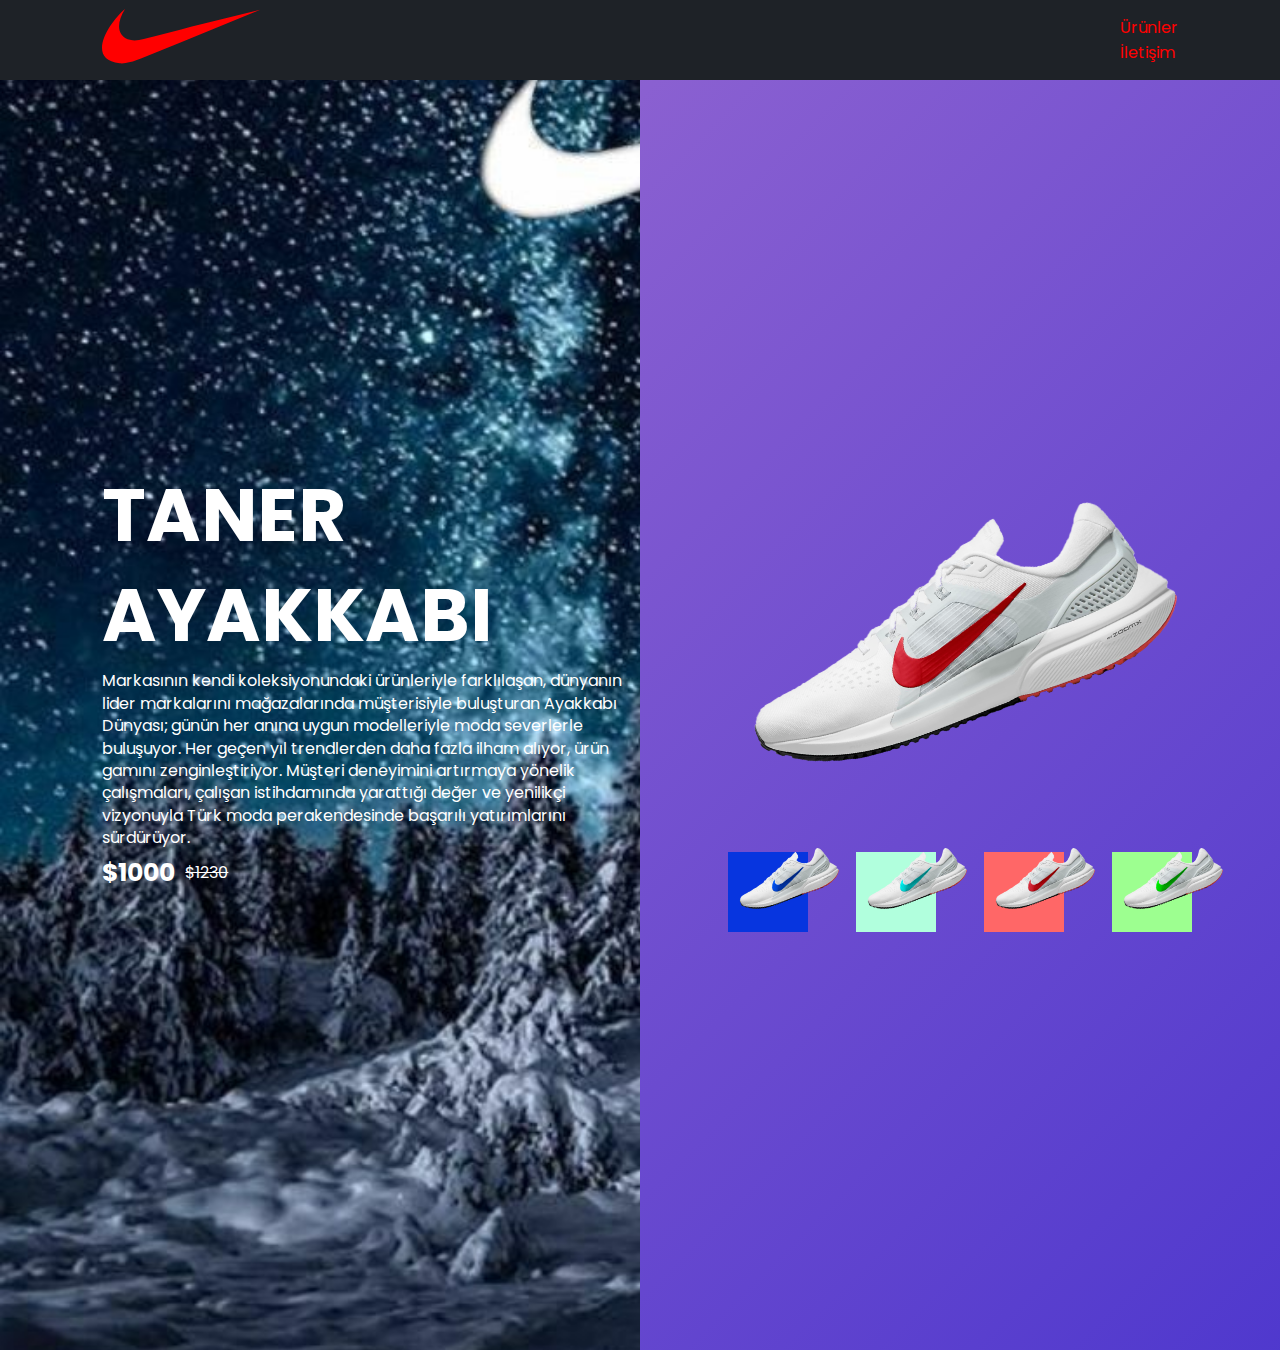
<file: Ayakkabı_Sitesi/Ayakkabı_Sitesi/index.html>
<!DOCTYPE html>
<html lang="en">

<head>
    <meta charset="UTF-8">
    <meta http-equiv="X-UA-Compatible" content="IE=edge">
    <meta name="viewport" content="width=device-width, initial-scale=1.0">
    <link rel="stylesheet" href="https://cdnjs.cloudflare.com/ajax/libs/font-awesome/6.1.1/css/all.min.css"
        integrity="sha512-KfkfwYDsLkIlwQp6LFnl8zNdLGxu9YAA1QvwINks4PhcElQSvqcyVLLD9aMhXd13uQjoXtEKNosOWaZqXgel0g=="
        crossorigin="anonymous" referrerpolicy="no-referrer" />
    <title>Tanerin Ayakkabı Sitesi</title>
    <link rel="stylesheet" href="css/style.css">
</head>

<body>
    <div class="container">
        <nav>
            
            <div class="logo">
				<a href="index.html"> <img src="img/logo.png"logo></a>
            </div>
            <ul id="main">
            <div>
					<a style="text-decoration: none;" href="ayakkabı.html"><p>Ürünler</p></a>
                    <a  style="text-decoration: none;" href="iletişim.html"><p>İletişim</p></a>
                </div>
         
        </nav>
        <div class="row">
            <div class="col-1">
                <h1>TANER <br> AYAKKABI</h1>
                <p>
                    Markasının kendi koleksiyonundaki ürünleriyle farklılaşan, dünyanın lider markalarını mağazalarında müşterisiyle buluşturan Ayakkabı Dünyası; günün her anına uygun modelleriyle moda severlerle buluşuyor. Her geçen yıl trendlerden daha fazla ilham alıyor, ürün gamını zenginleştiriyor. Müşteri deneyimini
                     artırmaya yönelik çalışmaları, çalışan istihdamında yarattığı değer ve yenilikçi vizyonuyla Türk moda perakendesinde başarılı yatırımlarını sürdürüyor.</p>
                <div class="price">
                    <h2>$1000</h2>
                    <s>$1230</s>
                </div>
          
            </div>
            </body>
            <div class="col-2">
              
                <div class="feature-img">
                    <img src="img/nike.png">
                </div>
                <div class="small-img-row">
                    <div class="small-img">
                        <img src="img/nike-b.png">
                    </div>
                    <div class="small-img">
                        <img src="img/nike-s.png">
                    </div>
                    <div class="small-img">
                        <img src="img/nike.png">
                    </div>
                    <div class="small-img">
                        <img src="img/nike-g.png">
                    </div>
                </div>
            </div>
        </div>
    </div>
</body>
</html>
</file>
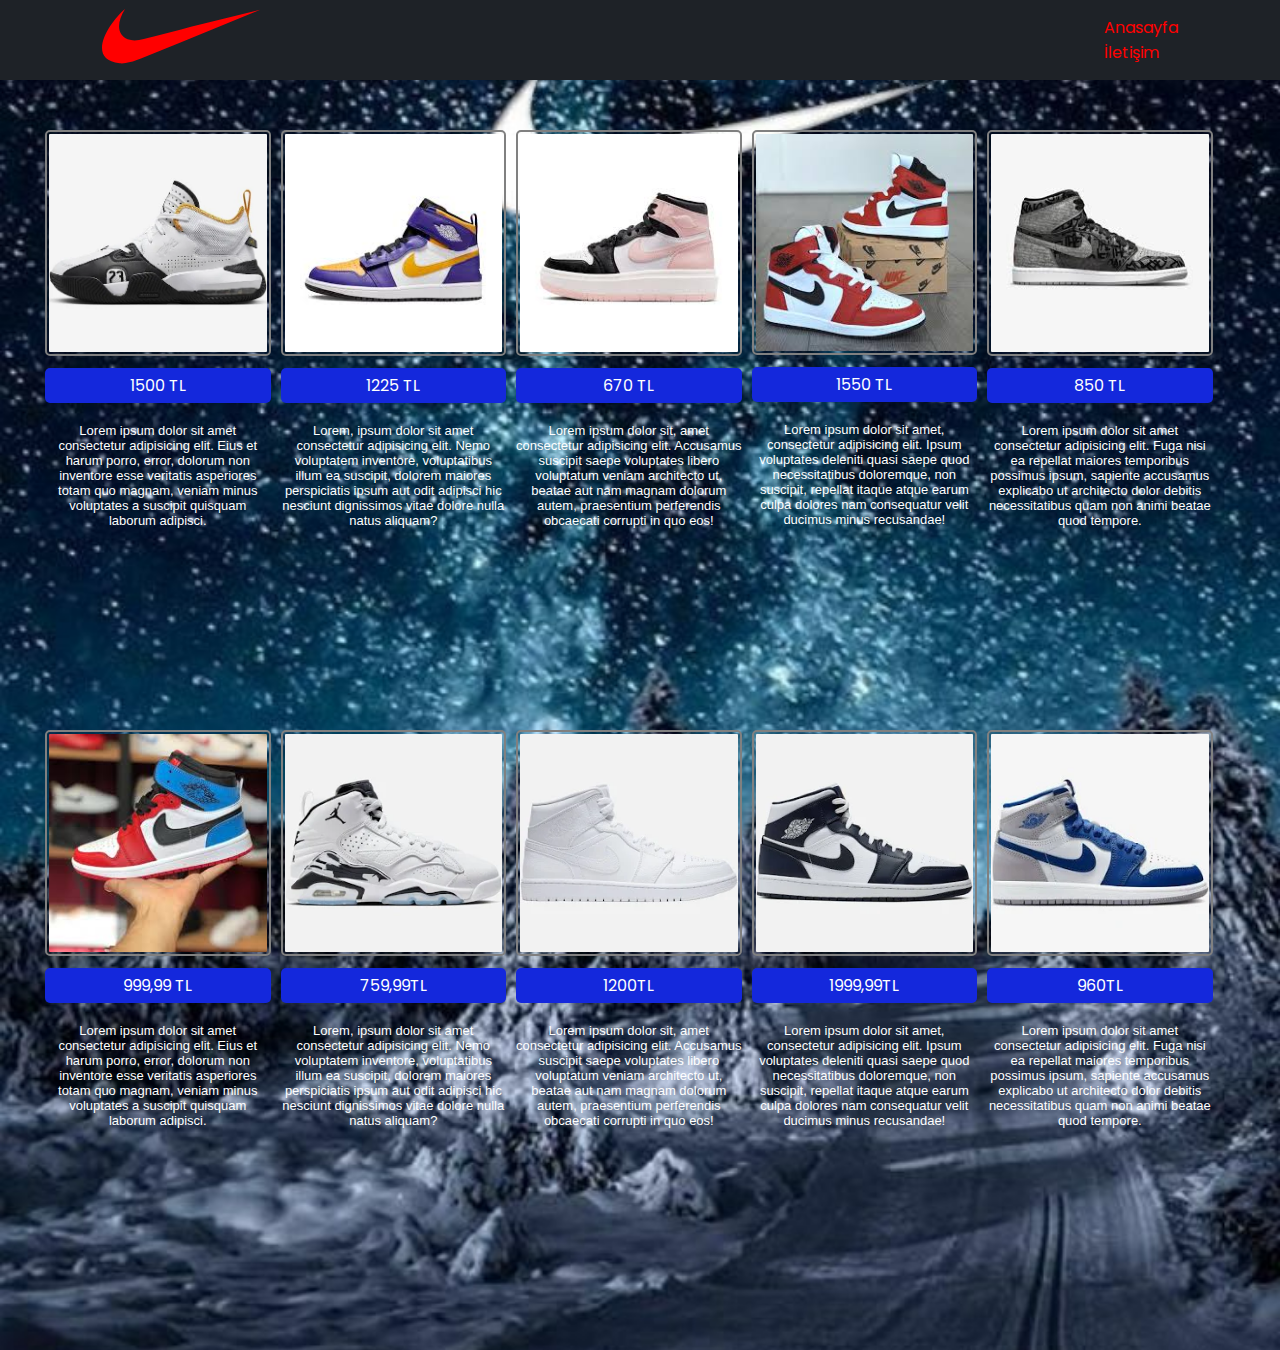
<file: Ayakkabı_Sitesi/Ayakkabı_Sitesi/ayakkabı.html>
<!DOCTYPE html>
<html lang="en">
<head>
    <meta charset="UTF-8">
    <meta name="viewport" content="width=device-width, initial-scale=1.0">
    <title>Ayakkabı Sitesi</title>
    <link rel="stylesheet" href="css/style.css">
</head>

<body>


    <div  class="container">
        <nav>
            
            <div class="logo">
				<a href="index.html"> <img src="img/logo.png"logo></a>
            </div>
            <ul id="main">
            <div>
					<a style="text-decoration: none;" href="index.html"><p>Anasayfa</p></a>
                    <a  style="text-decoration: none;" href="iletişim.html"><p>İletişim</p></a>
                </div>
         
        </nav>



    <div style="margin-bottom: 20px;" class="bolumler">
        <div id="bolum">
            
            <div id="bolum_resim">
                <img src="img/resim1.webp" alt="">
            </div>
            <div id="bolum_baslik">
                <span>1500 TL</span>
            </div>
            <div id="bolum_aciklama">
                Lorem ipsum dolor sit amet consectetur adipisicing elit. Eius et harum porro, error, dolorum non inventore esse veritatis asperiores totam quo magnam, veniam minus voluptates a suscipit quisquam laborum adipisci.
            </div>
        </div>

        <div id="bolum">
            
            <div id="bolum_resim">
                <img src="img/resim2.jpg" alt="">
            </div>
            <div id="bolum_baslik">
                <span>1225 TL</span>
            </div>
            <div id="bolum_aciklama">
                Lorem, ipsum dolor sit amet consectetur adipisicing elit. Nemo voluptatem inventore, voluptatibus illum ea suscipit, dolorem maiores perspiciatis ipsum aut odit adipisci hic nesciunt dignissimos vitae dolore nulla natus aliquam?
            </div>
        </div>
        <div id="bolum">
            
            <div id="bolum_resim">
                <img src="img/resim3.jpg" alt="">
            </div>
            <div id="bolum_baslik">
                <span>670 TL</span>
            </div>
            <div id="bolum_aciklama">
               Lorem ipsum dolor sit, amet consectetur adipisicing elit. Accusamus suscipit saepe voluptates libero voluptatum veniam architecto ut, beatae aut nam magnam dolorum autem, praesentium perferendis obcaecati corrupti in quo eos!
            </div>
        </div>
        <div id="bolum">
            
            <div id="bolum_resim">
                <img src="img/resim4.jpg" alt="">
            </div>
            <div id="bolum_baslik">
                <span>1550 TL</span>
            </div>
            <div id="bolum_aciklama">
               Lorem ipsum dolor sit amet, consectetur adipisicing elit. Ipsum voluptates deleniti quasi saepe quod necessitatibus doloremque, non suscipit, repellat itaque atque earum culpa dolores nam consequatur velit ducimus minus recusandae!
            </div>
        </div>
        <div id="bolum">
            
            <div id="bolum_resim">
                <img src="img/resim5.jpg" alt="">
            </div>
            <div id="bolum_baslik">
                <span>850 TL</span>
            </div>
            <div id="bolum_aciklama">
                Lorem ipsum dolor sit amet consectetur adipisicing elit. Fuga nisi ea repellat maiores temporibus possimus ipsum, sapiente accusamus explicabo ut architecto dolor debitis necessitatibus quam non animi beatae quod tempore.
            </div>
        </div>
    </div>    
    <br><br><br><br><br><br><br>
    <div class="bolumler">
        <div id="bolum">
            
            <div id="bolum_resim">
                <img src="img/resim6.jpg" alt="">
            </div>
            <div id="bolum_baslik">
                <span>999,99 TL</span>
            </div>
            <div id="bolum_aciklama">
                Lorem ipsum dolor sit amet consectetur adipisicing elit. Eius et harum porro, error, dolorum non inventore esse veritatis asperiores totam quo magnam, veniam minus voluptates a suscipit quisquam laborum adipisci.
            </div>
        </div>

        <div id="bolum">
            
            <div id="bolum_resim">
                <img src="img/resim7.webp" alt="">
            </div>
            <div id="bolum_baslik">
                <span>759,99TL</span>
            </div>
            <div id="bolum_aciklama">
                Lorem, ipsum dolor sit amet consectetur adipisicing elit. Nemo voluptatem inventore, voluptatibus illum ea suscipit, dolorem maiores perspiciatis ipsum aut odit adipisci hic nesciunt dignissimos vitae dolore nulla natus aliquam?
            </div>
        </div>
        <div id="bolum">
            
            <div id="bolum_resim">
                <img src="img/resim8.webp" alt="">
            </div>
            <div id="bolum_baslik">
                <span>1200TL</span>
            </div>
            <div id="bolum_aciklama">
               Lorem ipsum dolor sit, amet consectetur adipisicing elit. Accusamus suscipit saepe voluptates libero voluptatum veniam architecto ut, beatae aut nam magnam dolorum autem, praesentium perferendis obcaecati corrupti in quo eos!
            </div>
        </div>
        <div id="bolum">
            
            <div id="bolum_resim">
                <img src="img/resim11.webp" alt="">
            </div>
            <div id="bolum_baslik">
                <span>1999,99TL</span>
            </div>
            <div id="bolum_aciklama">
               Lorem ipsum dolor sit amet, consectetur adipisicing elit. Ipsum voluptates deleniti quasi saepe quod necessitatibus doloremque, non suscipit, repellat itaque atque earum culpa dolores nam consequatur velit ducimus minus recusandae!
            </div>
        </div>
        <div id="bolum">
            
            <div id="bolum_resim">
                <img src="img/resim10.webp.png" alt="">
            </div>
            <div id="bolum_baslik">
                <span>960TL</span>
            </div>
            <div id="bolum_aciklama">
                Lorem ipsum dolor sit amet consectetur adipisicing elit. Fuga nisi ea repellat maiores temporibus possimus ipsum, sapiente accusamus explicabo ut architecto dolor debitis necessitatibus quam non animi beatae quod tempore.
            </div>
        </div>
    </div>    
</body>
</html>
</file>
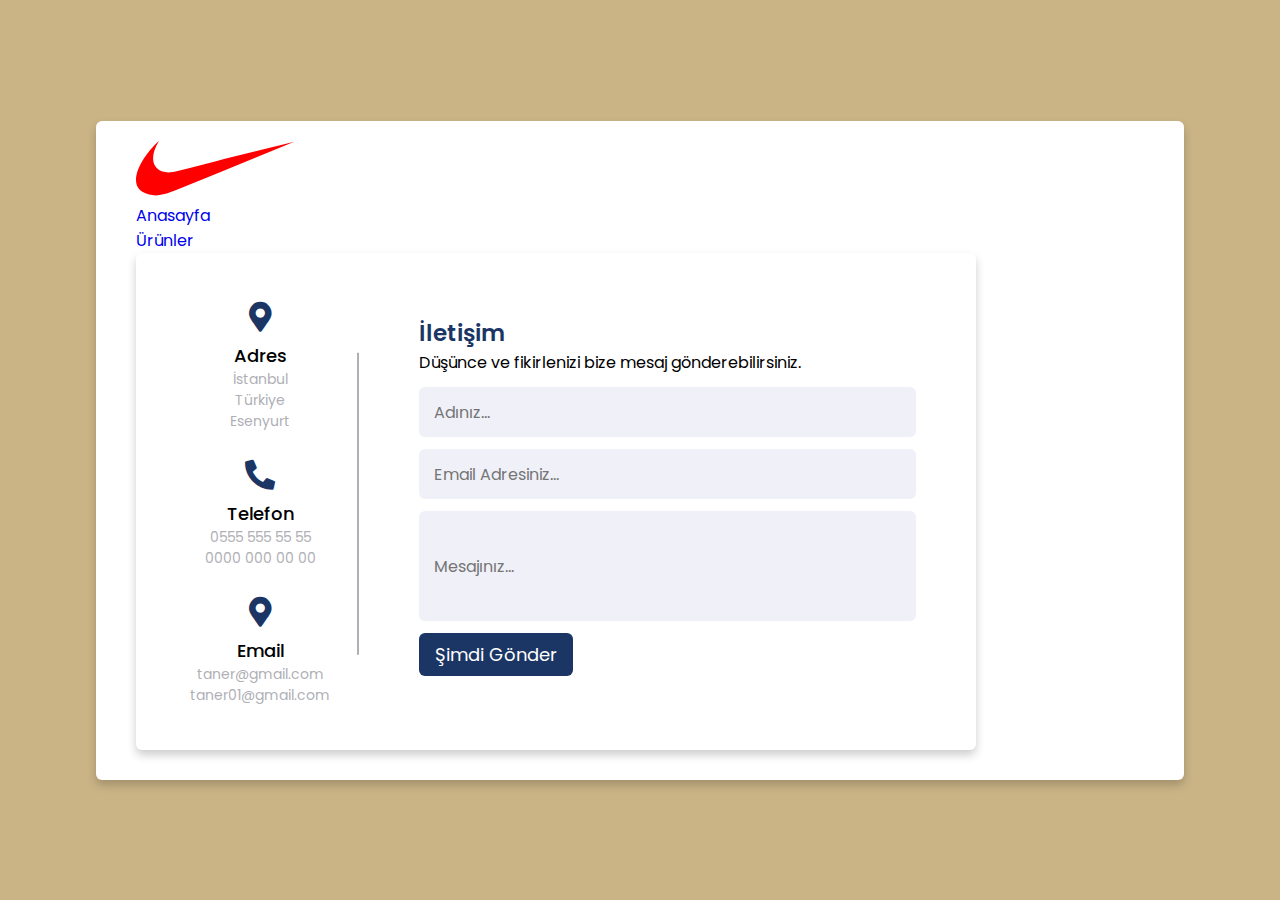
<file: Ayakkabı_Sitesi/Ayakkabı_Sitesi/iletişim.html>
<!DOCTYPE html>
<html lang="en">
<head>
  <meta charset="UTF-8">
  <meta name="viewport" content="width=device-width, initial-scale=1.0">
  <title> İletişim </title>

  <link rel="stylesheet" href="css/style2.css">
  <link rel="stylesheet" href="https://cdnjs.cloudflare.com/ajax/libs/font-awesome/5.15.2/css/all.min.css"/>
</head>
<body>




  <div  class="container">
    <nav>
        
        <div class="logo">
    <a href="index.html"> <img src="img/logo.png"logo></a>
        </div>
        <ul id="main">
        <div>
      <a style="text-decoration: none;" href="index.html"><p>Anasayfa</p></a>
      <a style="text-decoration: none;" href="ayakkabı.html"><p>Ürünler</p></a>
            </div>
     
    </nav>
    
  <div class="container">
    <div class="content">
      <div class="left-side">
        <div class="address details">
          <i class=" fas fa-map-marker-alt"></i>
          <div class="topic">Adres</div>
          <div class="text-one">İstanbul</div>
          <div class="text-two">Türkiye</div>
          <div class="text-one">Esenyurt</div>

        </div>

        <div class="phone details">
          <i class=" fas fa-phone-alt"></i>
          <div class="topic">Telefon</div>
          <div class="text-one">0555 555 55 55</div>
          <div class="text-two">0000 000 00 00</div>
        </div>

        <div class="email details">
          <i class=" fas fa-map-marker-alt"></i>
          <div class="topic">Email</div>
          <div class="text-one">taner@gmail.com</div>
          <div class="text-two">taner01@gmail.com</div>
        </div>
      </div>

      <div class="right-side">
        <div class="topic-text">İletişim</div>
        <p>Düşünce ve fikirlenizi bize mesaj gönderebilirsiniz.</p>
        <form action="#">
          <div class="input-box">
            <input type="text" placeholder="Adınız...">
          </div>
          <div class="input-box">
            <input type="text" placeholder="Email Adresiniz...">
          </div>
          <div class="input-box message-box">
            <input type="text" placeholder="Mesajınız...">
          </div>
          <div class="button">
            <input type="button" value="Şimdi Gönder"">
          </div>
        </form>
      </div>
    </div>
  </div>
</body>
</html>
</file>
<file: Ayakkabı_Sitesi/Ayakkabı_Sitesi/css/style.css>
@import url("https://fonts.googleapis.com/css2?family=Poppins:wght@300;400;500;600;700&display=swap");
* {
  margin: 0;
  padding: 0;
  font-family: "Poppins", sans-serif;
  box-sizing: border-box;
}

.container {
  width: 100%;
  height: 150vh;
  background-image: url(../img/arka-plan\ nike.jpg);
  color: #fff;
  background-size: cover;
  background-repeat: no-repeat;
  background-position: center;
}

nav {
  display: flex;
  align-items: center;
  justify-content: space-between;
  padding: 30px 8%;
  position: fixed;
  top: 0;
  width: 100%;
  height: 80px;
  background-color: #1e2227;
  z-index: 1;
  margin: auto;
}

.logo {
  width: 120px;
  cursor: pointer;
}

nav .nav-links {
  display: flex;
  column-gap: 20px;
}

nav .nav-links a {
  text-decoration: none;
  color: #fff;
  font-size: 26px;
}

.row {
  height: 100%;
  width: 100%;
  display: flex;
}

.col-1,
.col-2 {
  flex-basis: 50%;
  height: 100%;
  display: flex;
  justify-content: center;
  flex-direction: column;
}

.col-2 {
  min-height: 100vh;
    background: linear-gradient(-45deg, #dd0c0c, #120fca,rgb(141, 98, 209));
	background-size: 400% 400%;
	animation: gradient 15s ease infinite;
    color: black;
	
}

@keyframes gradient {
	0% {
		background-position: 0% 50%;
	}
	50% {
		background-position: 100% 50%;
	}
	100% {
		background-position: 0% 50%;
	}
    
}

.col-1 {
  padding-left: 8%;
}

.col-1 h1 {
  font-size: 74px;
  line-height: 100px;
  margin-bottom: 5px;
}

.col-1 p {
  padding-right: 10px;
  line-height: 1.4;
}

.col-1 .price {
  display: flex;
  align-items: flex-end;
  column-gap: 10px;
  margin-top: 10px;
}

.col-1 .price h2 {
  font-size: 25px;
  line-height: 60px;
  margin-bottom: 500;
  line-height: 1;
}

.col-1 .buttons {
  display: flex;
  column-gap: 10px;
  flex-wrap: wrap;
}

.col-1 button,
.col-1 a {
  display: inline-block;
  width: fit-content;
  padding: 18px 50px;
  background: red;
  border: none;
  color: #fff;
  font-size: 18px;
  margin-top: 20px;
  text-decoration: none;
  cursor: pointer;
  transition: transform 0.5s;
}

.col-1 button:hover,
.col-1 a:hover {
  background: #aa0505;
  transform: translateY(-5px);
}

.feature-img {
  width: 100%;
  text-align: center;
}

.feature-img img {
  width: 80%;
  transform: rotate(-20deg);
  transition: transform 0.5s;
  margin-top: 100px;
}

.feature-img img:hover {
  transform: translate(-20px, 10px) rotate(0deg);
}

.small-img-row {
  display: flex;
  width: 80%;
  margin: 70px auto 0;
  align-items: center;
  justify-content: space-around;
}

.small-img {
  width: 80px;
  height: 80px;
  background-color: #ccc;
}

.small-img img {
  width: 120px;
  transform: rotate(-20deg);
  transition: transform 0.5s;
}

.small-img img:hover {
  transform: translate(-20px, 10px) rotate(0deg);
}

.small-img:nth-child(1) {
  background: #0735df;
}

.small-img:nth-child(2) {
  background: #b1ffdd;
}

.small-img:nth-child(3) {
  background: #ff6767;
}

.small-img:nth-child(4) {
  background: #9dff90;
}

.col-2 h2 {
  position: absolute;
  left: 10%;
  top: 25%;
  font-size: 130px;
  opacity: 0.3;
}
 .bolumler{
  margin-left: 40px;
  width: 92%;
  height: 30%;
  display: flex;
}
.bolumler #bolum{
 
  width: 20%;
  height: 100px;
  padding: 5PX;
  padding-top: 130px;
}
.bolumler #bolum_aciklama{

  color: white;
}
.bolumler #bolum_baslik{
  font-size: 16px;
  text-align: center;
  font-family: Arial, Helvetica, sans-serif;
  background-color: #1428dc;
  color: white;
  padding: 5px;
  margin-top: 5px;
  margin-bottom: 20px;
  border-radius: 5px;
}
.bolumler #bolum #bolum_resim img{
width: 100%;
height: 100%;
border: 2px solid gray;
padding: 2px;
border-radius: 5px;
}
.bolumler #bolum #bolum_aciklama
{
  line-height: 1,5px;
  font-family: Arial, Helvetica, sans-serif;
  font-size: 13px;
  text-align: center;
}
footer
{
  background-color: #9a9a9a;
  width: 100%;
  
  height: 40px;
  text-align: center;
  padding-top: 10px;
  font-size: 16px;
}
.tanerr{
  background-color: red;
  border-radius: 5px;
  font-size: 20px;
}
.tanerr li{
  list-style: none;
}
.tanerr li a {
  color: white;
  position: relative;
  text-decoration: none;
}

.tanerr li a::before {
  content: '';
  position: absolute;
  width: 100%;
  height: 4px;
  border-radius: 4px;
  background-color: black;
  bottom: 0;
  left: 0;
  transform-origin: bottom;
  transform: scaleX(0);
  transition: transform .3s ease-in-out;
}

.tanerr li a:hover::before {
  transform-origin: bottom;
  transform: scaleX(1);
}
a{
  color: red;
  transition: none;
}
a:hover{
  color: orange;
}
</file>
<file: Ayakkabı_Sitesi/Ayakkabı_Sitesi/css/style2.css>
@import url('https://fonts.googleapis.com/css2?family=Poppins:wght@200;300;400;500;600;700&display=swap');

*{
  margin: 0;
  padding: 0;
  box-sizing: border-box;
  font-family: 'Poppins';
}

body{
  min-height: 100vh;
  width: 100%;
  background-color: #cab486;
  display: flex;
  align-items: center;
  justify-content: center;
}

.container{
  width: 85%;
  background: #fff;
  border-radius: 6px;
  padding: 20px 60px 30px 40px;
  box-shadow: 0 5px 10px rgba(0,0,0,0.2);
}

.container .content{
  display: flex;
  align-items: center;
  justify-content: center;
}

.container .content .left-side{
  width: 25%;
  height: 100%;
  display: flex;
  flex-direction: column;
  align-items: center;
  justify-content: center;
  margin-top: 15px;
  position: relative;
}

.content .left-side::before{
  content: '';
  position: absolute;
  height: 70%;
  width: 2px;
  right: -15px;
  top: 50%;
  transform: translateY(-50%);
  background: #afafb6;
}

.left-side .details{
  margin: 14px;
  text-align: center;
}

.left-side .details i{
  font-size: 30px;
  color: #1b3664;
  margin-bottom: 10px;
}

.left-side .details .topic{
  font-size: 18px;
  font-weight: 500;
}

.left-side .details .text-one,
.left-side .details .text-two{
  font-size: 14px;
  color: #afafb6;
}

.container .content .right-side{
  width: 75%;
  margin-left: 75px;
}

.content .right-side .topic-text{
  font-size: 23px;
  font-weight: 600;
  color: #1b3664;
}

.right-side .input-box{
  height: 50px;
  width: 100%;
  margin: 12px 0;
}

.right-side .input-box input,
.right-side .input-box textarea{
  height: 100%;
  width: 100%;
  border: none;
  outline: none;
  font-size: 16px;
  background: #f0f1f8;
  border-radius: 6px;
  padding: 0 15px;
  resize: none;
}

.right-side .message-box{
  min-height: 110px;
}

.right-side .button{
  display: inline-block;
  margin-top: 12;
}

.right-side .button input[type="button"]{
  color: #fff;
  font-size: 18px;
  outline: none;
  border: none;
  padding: 8px 16px;
  border-radius: 6px;
  background: #1b3664;
  cursor: pointer;
  transition: all 0.3 ease;
}

.button input[type="button"]:hover{
  background: #5029bc;
}



@media (max-width: 950px){
  .container{
    width: 90%;
    padding: 30px 40px 40px 35px;
  }

  .container .content .right-side{
    width: 75%;
    margin-left: 55px;
  }
}

@media (max-width: 820px){
  .container{
    margin: 40px 0;
    height: 100%;
  }
  
  .container .content .left-side{
    width: 100%;
    flex-direction: row;
    margin-top: 40px;
    justify-content: center;
    flex-wrap: wrap;
  }

  .container .content .left-side::before{
    display: none;
  }

  .container .content .right-side{
    width: 100%;
    margin-left: 0;
  }

}
</file>
